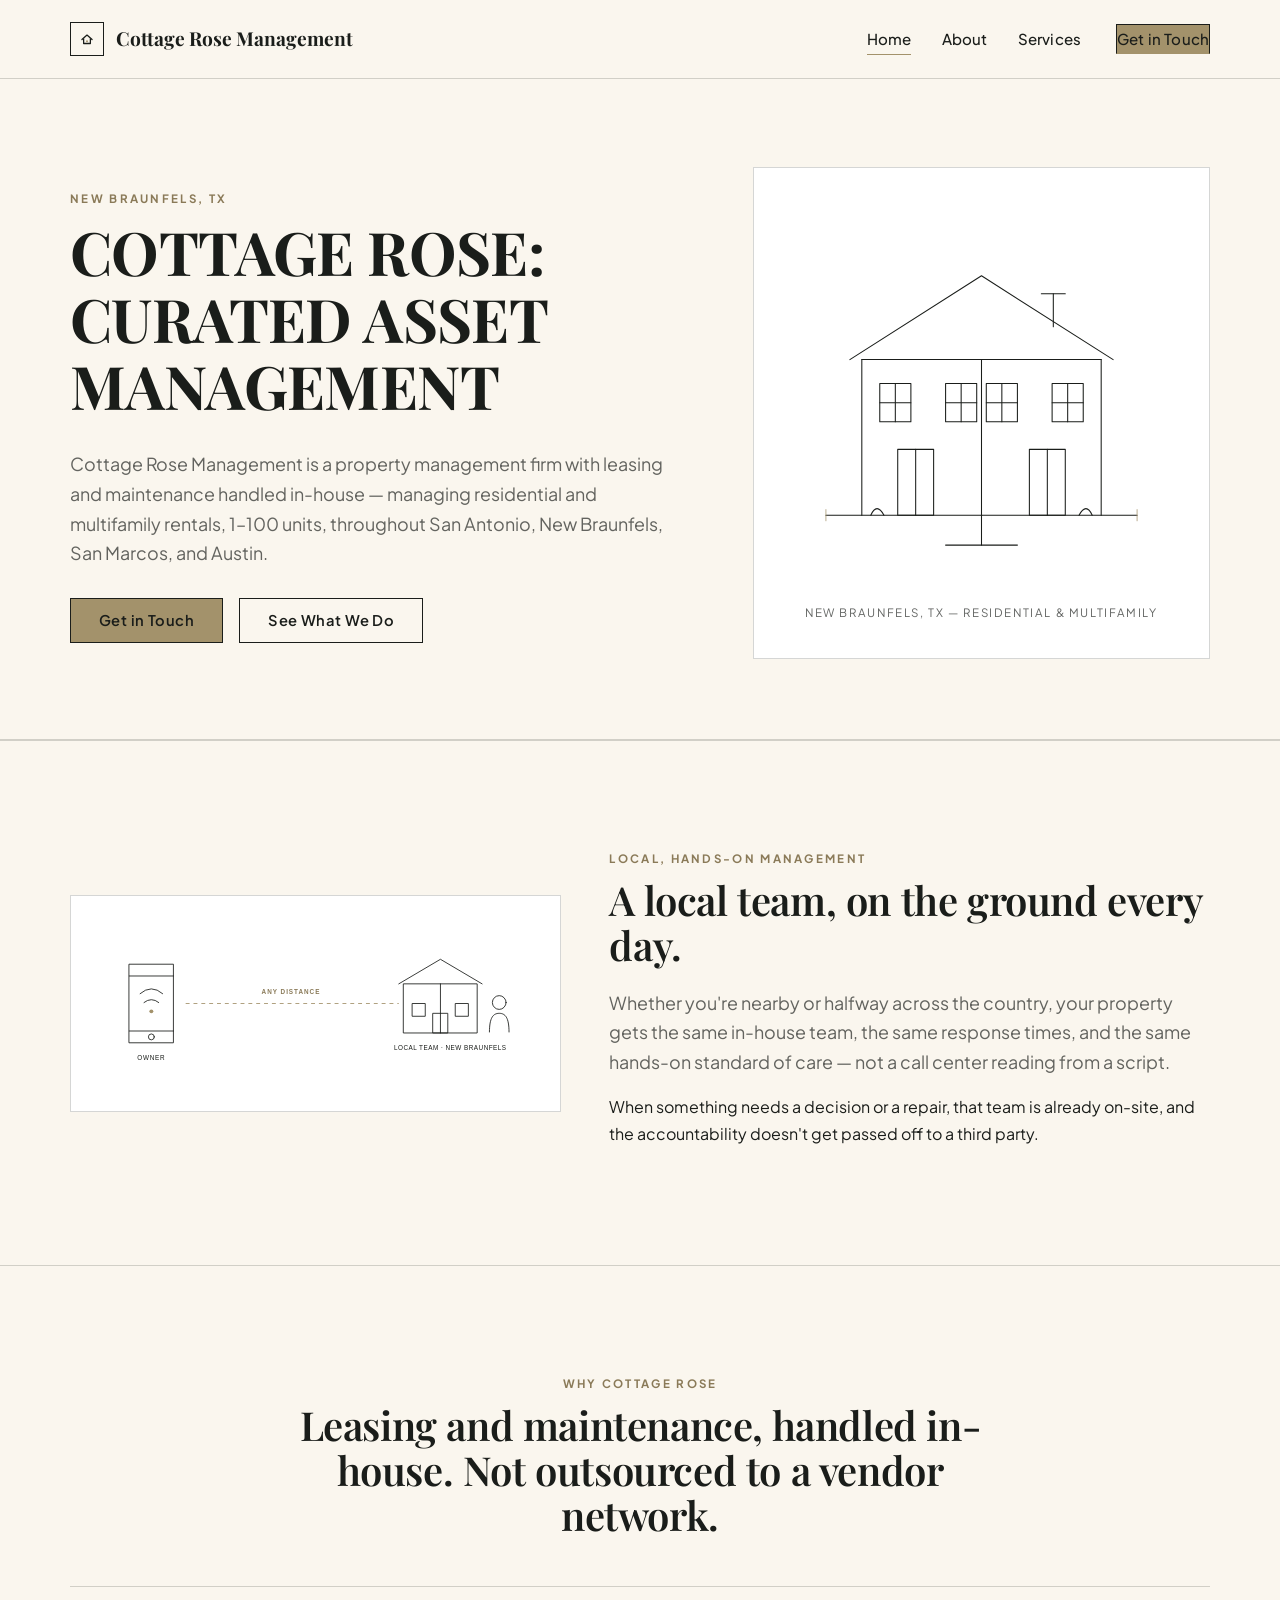
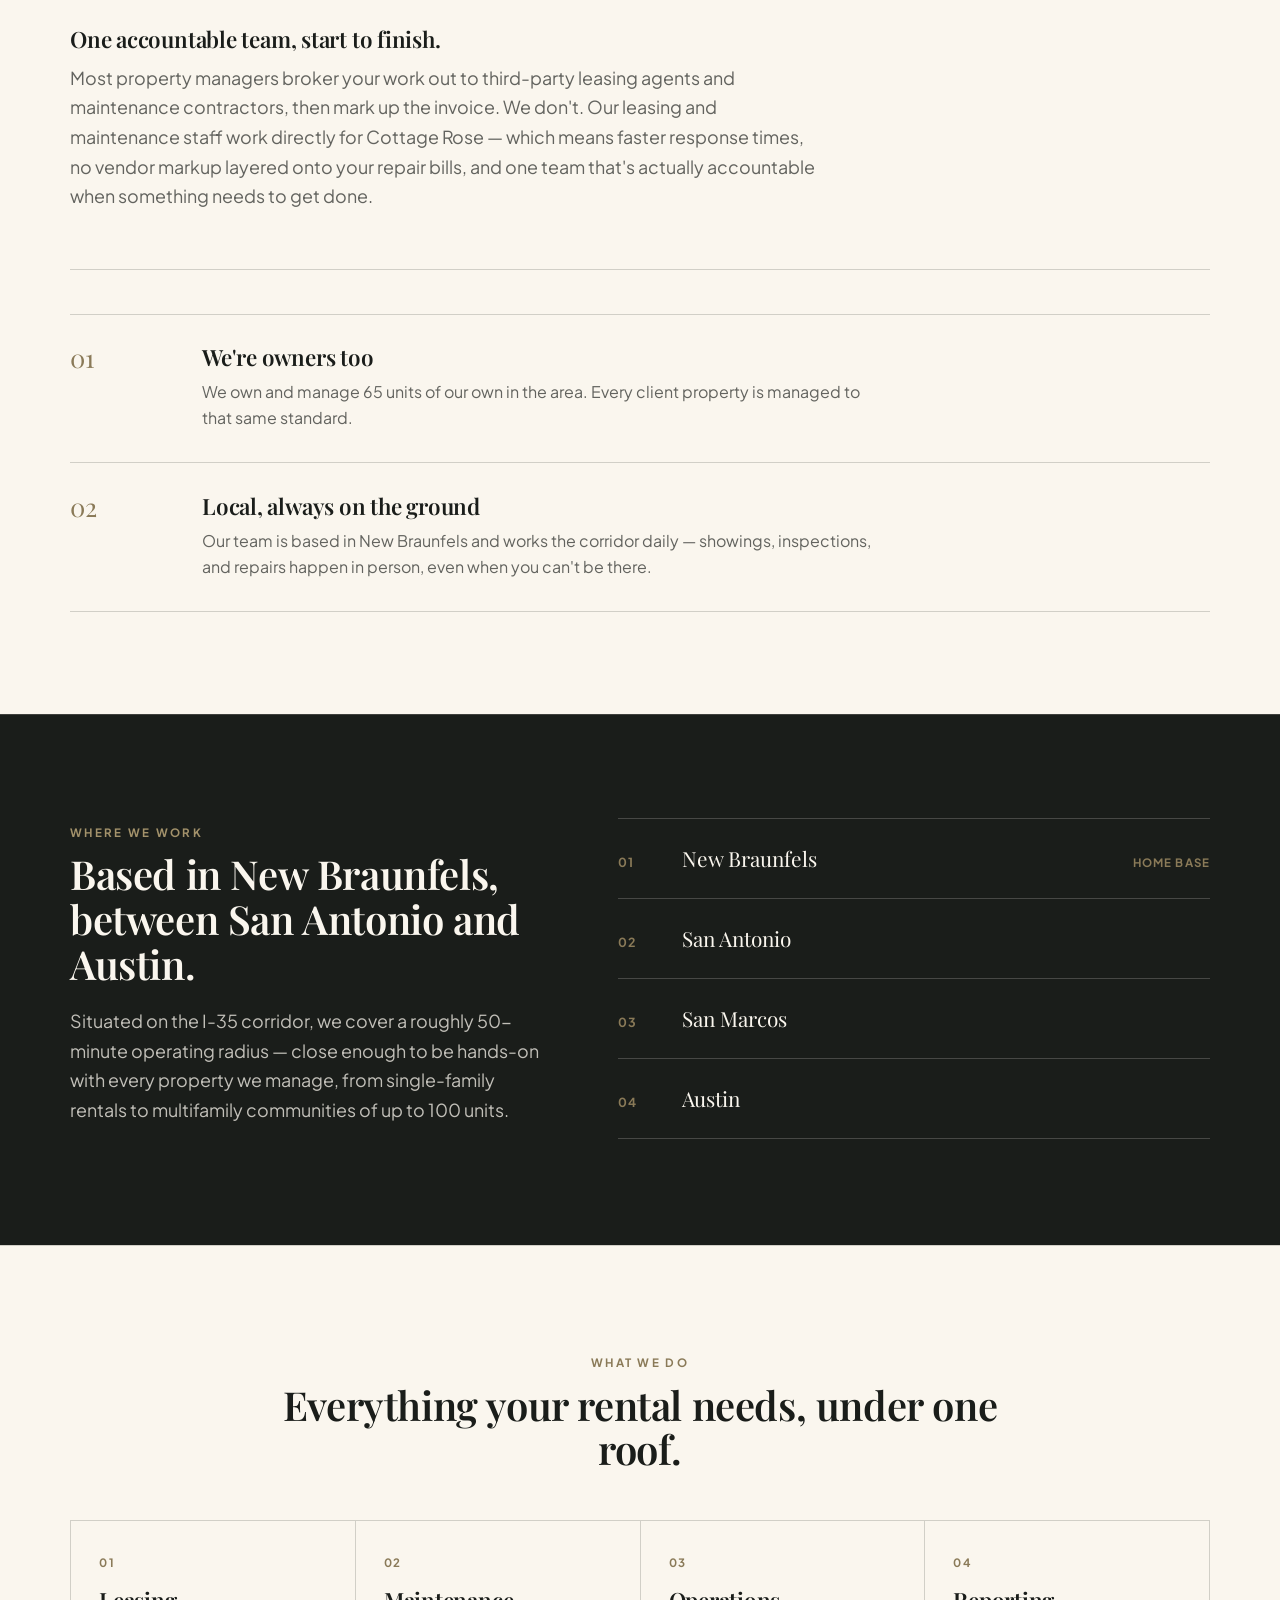
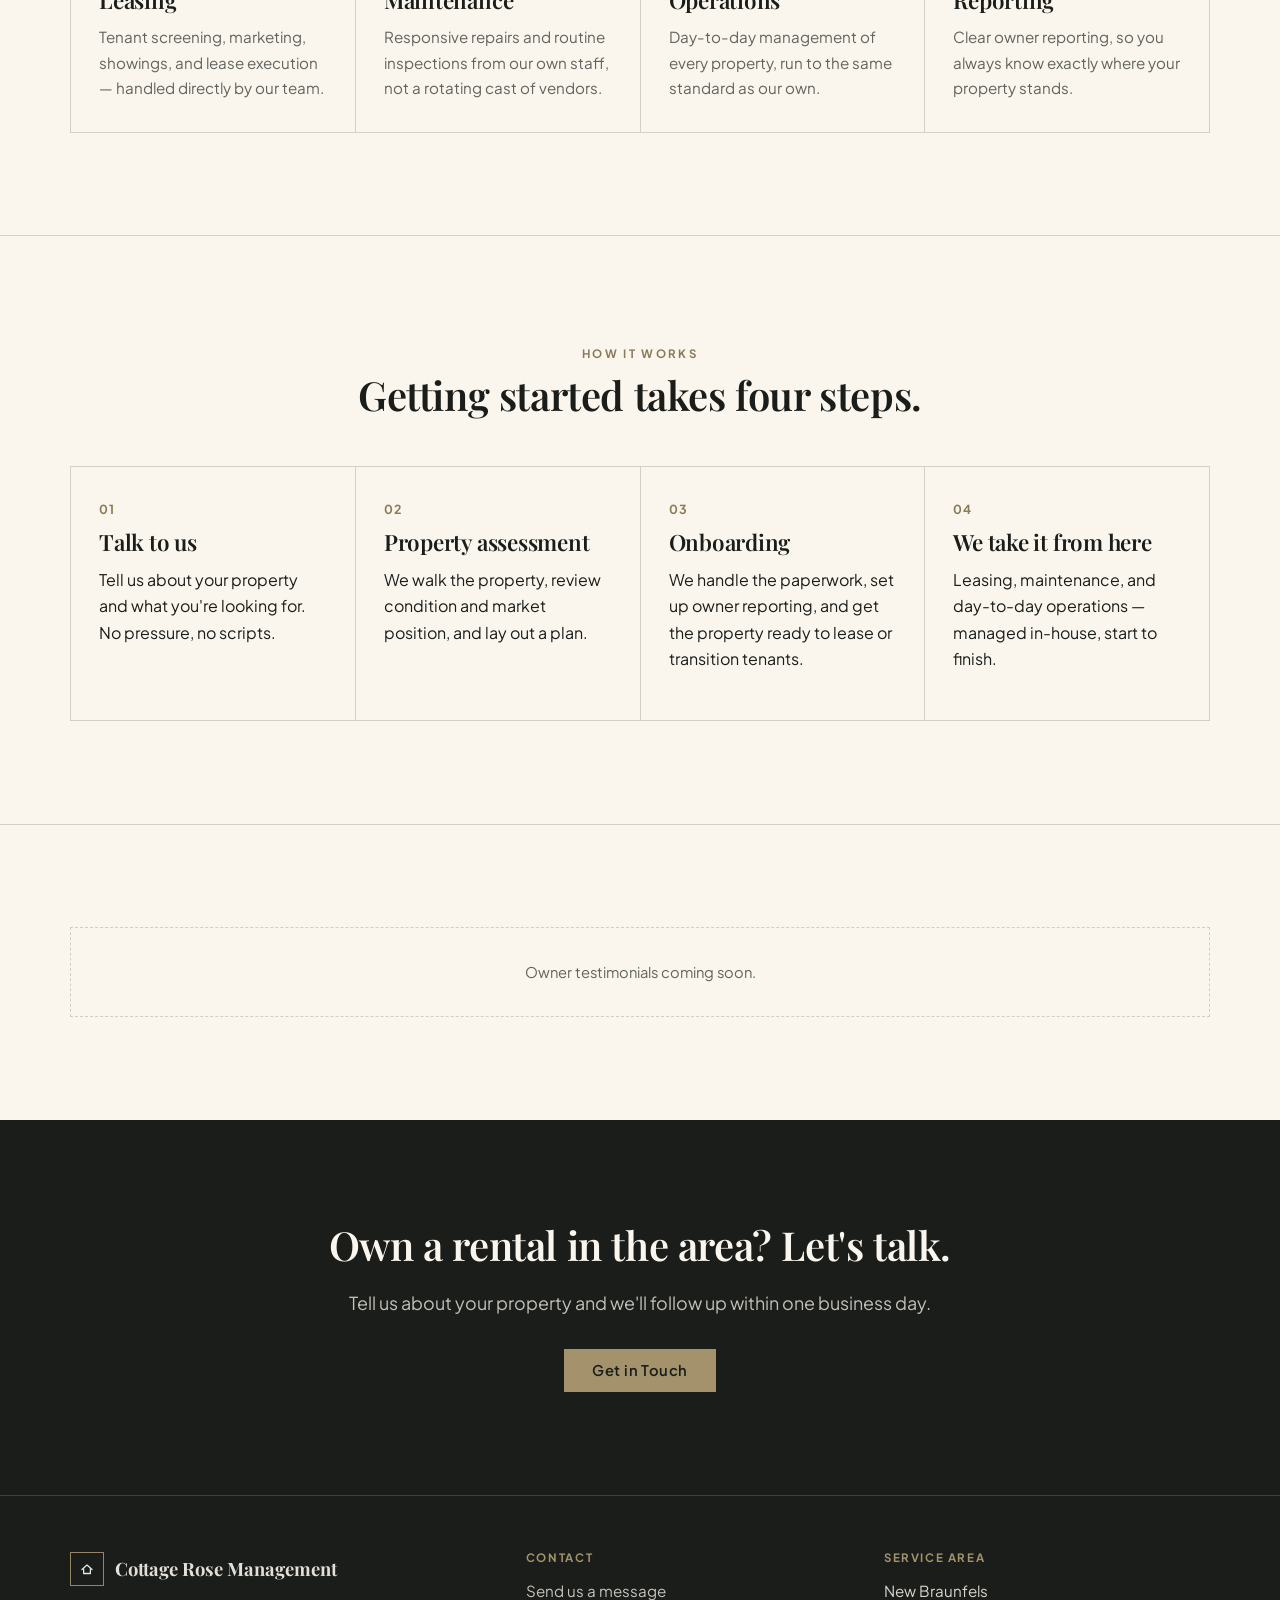
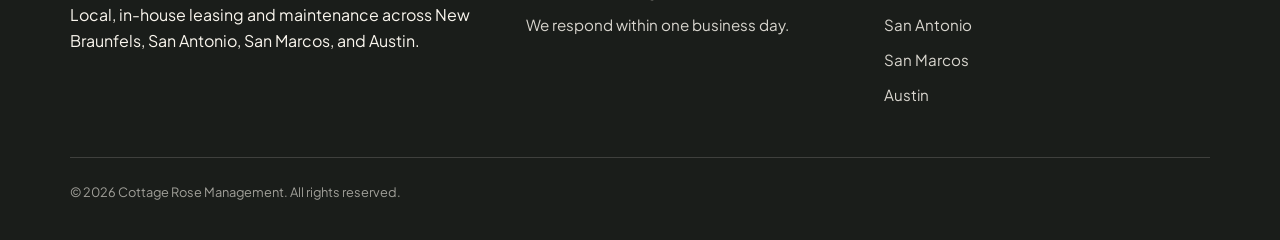
<file: index.html>
<!doctype html>
<html lang="en">
<head>
  <meta charset="UTF-8">
  <meta name="viewport" content="width=device-width, initial-scale=1.0">
  <title>Cottage Rose Management | Local Property Management in New Braunfels, TX</title>
  <meta name="description" content="Cottage Rose Management is a New Braunfels, TX property management firm. In-house leasing and maintenance for residential and multifamily rentals, 1&ndash;100 units, throughout San Antonio, New Braunfels, San Marcos, and Austin.">
  <link rel="canonical" href="https://www.cottagerosemanagement.com/"> <!-- TODO: confirm final domain -->

  <meta property="og:title" content="Cottage Rose Management | Local Property Management in New Braunfels, TX">
  <meta property="og:description" content="In-house leasing and maintenance serving owners throughout San Antonio, New Braunfels, San Marcos, and Austin.">
  <meta property="og:type" content="website">
  <meta property="og:url" content="https://www.cottagerosemanagement.com/">

  <link rel="icon" href="favicon.svg" type="image/svg+xml">

  <link rel="preconnect" href="https://fonts.googleapis.com">
  <link rel="preconnect" href="https://fonts.gstatic.com" crossorigin>
  <link href="https://fonts.googleapis.com/css2?family=Playfair+Display:wght@500;600;700;800&family=Plus+Jakarta+Sans:wght@400;500;600;700&display=swap" rel="stylesheet">

  <link rel="stylesheet" href="styles.css">
</head>
<body>
  <a class="skip-link" href="#main">Skip to content</a>

  <header class="site-header">
    <div class="container">
      <a href="index.html" class="brand">
        <span class="brand-mark" aria-hidden="true">
          <svg viewBox="0 0 64 64" fill="none" xmlns="http://www.w3.org/2000/svg">
            <path d="M14 34 L32 18 L50 34" stroke="#1A1D1A" stroke-width="4.5" stroke-linecap="round" stroke-linejoin="round"/>
            <path d="M20 30 V48 H44 V30" stroke="#1A1D1A" stroke-width="4.5" stroke-linejoin="round"/>
            <circle cx="32" cy="40" r="3.5" fill="#A3926B"/>
          </svg>
        </span>
        <span class="brand-name-full">Cottage Rose Management</span>
        <span class="brand-name-short">Cottage Rose</span>
      </a>

      <nav class="main-nav" id="main-nav" aria-label="Primary">
        <ul>
          <li><a href="index.html" aria-current="page">Home</a></li>
          <li><a href="about.html">About</a></li>
          <li><a href="services.html">Services</a></li>
        </ul>
        <a href="contact.html" class="btn btn-primary">Get in Touch</a>
      </nav>

      <button class="nav-toggle" id="nav-toggle" aria-label="Toggle menu" aria-expanded="false" aria-controls="main-nav">
        <svg viewBox="0 0 24 24" fill="none" stroke="currentColor" stroke-width="2" stroke-linecap="round"><line x1="3" y1="6" x2="21" y2="6"/><line x1="3" y1="12" x2="21" y2="12"/><line x1="3" y1="18" x2="21" y2="18"/></svg>
      </button>
    </div>
  </header>

  <main id="main">

    <!-- ================= HERO ================= -->
    <section class="hero">
      <div class="container">
        <div class="hero-copy">
          <span class="eyebrow">New Braunfels, TX</span>
          <h1 class="hero-headline">Cottage Rose: Curated Asset Management</h1>
          <p class="lede">Cottage Rose Management is a property management firm with leasing and maintenance handled in-house &mdash; managing residential and multifamily rentals, 1&ndash;100 units, throughout San Antonio, New Braunfels, San Marcos, and Austin.</p>
          <div class="hero-actions">
            <a href="contact.html" class="btn btn-primary">Get in Touch</a>
            <a href="services.html" class="btn btn-ghost">See What We Do</a>
          </div>
        </div>
        <div class="hero-visual reveal">
          <div class="sketch-frame">
            <img src="assets/hero-sketch.svg" alt="Line-art architectural elevation sketch of a small duplex-style residential property.">
            <span class="sketch-caption">New Braunfels, TX &mdash; Residential &amp; Multifamily</span>
          </div>
        </div>
      </div>
    </section>

    <!-- ================= LOCAL, HANDS-ON MANAGEMENT ================= -->
    <section class="audience-section section-white">
      <div class="container">
        <div class="audience-visual reveal">
          <img src="assets/trust-distance.svg" alt="Illustration of an owner's phone connecting across distance to a local Cottage Rose team member standing beside a duplex property in New Braunfels.">
        </div>
        <div class="reveal">
          <span class="eyebrow">Local, Hands-On Management</span>
          <h2>A local team, on the ground every day.</h2>
          <p class="lede">Whether you're nearby or halfway across the country, your property gets the same in-house team, the same response times, and the same hands-on standard of care &mdash; not a call center reading from a script.</p>
          <p>When something needs a decision or a repair, that team is already on-site, and the accountability doesn't get passed off to a third party.</p>
        </div>
      </div>
    </section>

    <!-- ================= WHY COTTAGE ROSE ================= -->
    <section class="why-section">
      <div class="container">
        <div class="section-head reveal">
          <span class="eyebrow">Why Cottage Rose</span>
          <h2>Leasing and maintenance, handled in-house. Not outsourced to a vendor network.</h2>
        </div>

        <div class="differentiator reveal">
          <h3>One accountable team, start to finish.</h3>
          <p class="lede">Most property managers broker your work out to third-party leasing agents and maintenance contractors, then mark up the invoice. We don't. Our leasing and maintenance staff work directly for Cottage Rose &mdash; which means faster response times, no vendor markup layered onto your repair bills, and one team that's actually accountable when something needs to get done.</p>
        </div>

        <div class="reason-list reveal">
          <div class="reason-row">
            <span class="reason-number">01</span>
            <div>
              <h3>We're owners too</h3>
              <p>We own and manage 65 units of our own in the area. Every client property is managed to that same standard.</p>
            </div>
          </div>
          <div class="reason-row">
            <span class="reason-number">02</span>
            <div>
              <h3>Local, always on the ground</h3>
              <p>Our team is based in New Braunfels and works the corridor daily &mdash; showings, inspections, and repairs happen in person, even when you can't be there.</p>
            </div>
          </div>
        </div>
      </div>
    </section>

    <!-- ================= WHERE WE WORK ================= -->
    <section class="section-dark">
      <div class="container">
        <div class="corridor-grid">
          <div class="reveal">
            <span class="eyebrow">Where We Work</span>
            <h2>Based in New Braunfels, between San Antonio and Austin.</h2>
            <p class="lede">Situated on the I-35 corridor, we cover a roughly 50-minute operating radius &mdash; close enough to be hands-on with every property we manage, from single-family rentals to multifamily communities of up to 100 units.</p>
          </div>
          <div class="corridor-cities reveal">
            <div class="corridor-city">
              <span class="city-index">01</span>
              <span class="city-name">New Braunfels</span>
              <span class="city-tag">Home Base</span>
            </div>
            <div class="corridor-city">
              <span class="city-index">02</span>
              <span class="city-name">San Antonio</span>
              <span class="city-tag"></span>
            </div>
            <div class="corridor-city">
              <span class="city-index">03</span>
              <span class="city-name">San Marcos</span>
              <span class="city-tag"></span>
            </div>
            <div class="corridor-city">
              <span class="city-index">04</span>
              <span class="city-name">Austin</span>
              <span class="city-tag"></span>
            </div>
          </div>
        </div>
      </div>
    </section>

    <!-- ================= WHAT WE DO ================= -->
    <section class="section-white">
      <div class="container">
        <div class="section-head reveal">
          <span class="eyebrow">What We Do</span>
          <h2>Everything your rental needs, under one roof.</h2>
        </div>
        <div class="wwd-grid reveal">
          <div class="wwd-item">
            <span class="wwd-index">01</span>
            <h3>Leasing</h3>
            <p>Tenant screening, marketing, showings, and lease execution &mdash; handled directly by our team.</p>
          </div>
          <div class="wwd-item">
            <span class="wwd-index">02</span>
            <h3>Maintenance</h3>
            <p>Responsive repairs and routine inspections from our own staff, not a rotating cast of vendors.</p>
          </div>
          <div class="wwd-item">
            <span class="wwd-index">03</span>
            <h3>Operations</h3>
            <p>Day-to-day management of every property, run to the same standard as our own.</p>
          </div>
          <div class="wwd-item">
            <span class="wwd-index">04</span>
            <h3>Reporting</h3>
            <p>Clear owner reporting, so you always know exactly where your property stands.</p>
          </div>
        </div>
      </div>
    </section>

    <!-- ================= HOW IT WORKS ================= -->
    <section>
      <div class="container">
        <div class="section-head reveal">
          <span class="eyebrow">How It Works</span>
          <h2>Getting started takes four steps.</h2>
        </div>
        <div class="steps">
          <div class="step reveal">
            <span class="step-index">01</span>
            <h3>Talk to us</h3>
            <p>Tell us about your property and what you're looking for. No pressure, no scripts.</p>
          </div>
          <div class="step reveal">
            <span class="step-index">02</span>
            <h3>Property assessment</h3>
            <p>We walk the property, review condition and market position, and lay out a plan.</p>
          </div>
          <div class="step reveal">
            <span class="step-index">03</span>
            <h3>Onboarding</h3>
            <p>We handle the paperwork, set up owner reporting, and get the property ready to lease or transition tenants.</p>
          </div>
          <div class="step reveal">
            <span class="step-index">04</span>
            <h3>We take it from here</h3>
            <p>Leasing, maintenance, and day-to-day operations &mdash; managed in-house, start to finish.</p>
          </div>
        </div>
      </div>
    </section>

    <!-- TODO: add owner testimonials once available. Uncomment and populate when cleared for public use. -->
    <!--
    <section class="section-white">
      <div class="container">
        <div class="section-head reveal">
          <span class="eyebrow">What Owners Say</span>
          <h2>Hear from owners we work with</h2>
        </div>
        <div class="grid grid-3">
          <div class="card reveal">
            <p>"Quote goes here."</p>
            <p class="hint">&mdash; Owner name, City</p>
          </div>
        </div>
      </div>
    </section>
    -->
    <section class="section-white">
      <div class="container">
        <div class="testimonials-placeholder reveal">
          Owner testimonials coming soon.
        </div>
      </div>
    </section>

    <!-- ================= CLOSING CTA ================= -->
    <section class="cta-band">
      <div class="container">
        <div class="reveal">
          <h2>Own a rental in the area? Let's talk.</h2>
          <p class="lede">Tell us about your property and we'll follow up within one business day.</p>
          <div class="hero-actions">
            <a href="contact.html" class="btn btn-primary">Get in Touch</a>
          </div>
        </div>
      </div>
    </section>

  </main>

  <footer class="site-footer">
    <div class="container">
      <div class="footer-grid">
        <div>
          <a href="index.html" class="footer-brand">
            <span class="brand-mark" aria-hidden="true">
              <svg viewBox="0 0 64 64" fill="none" xmlns="http://www.w3.org/2000/svg">
                <path d="M14 34 L32 18 L50 34" stroke="#FDFCF9" stroke-width="4.5" stroke-linecap="round" stroke-linejoin="round"/>
                <path d="M20 30 V48 H44 V30" stroke="#FDFCF9" stroke-width="4.5" stroke-linejoin="round"/>
              </svg>
            </span>
            Cottage Rose Management
          </a>
          <p>Local, in-house leasing and maintenance across New Braunfels, San Antonio, San Marcos, and Austin.</p>
        </div>
        <div>
          <h4>Contact</h4>
          <ul>
            <li><a href="contact.html">Send us a message</a></li>
            <li>We respond within one business day.</li>
          </ul>
        </div>
        <div>
          <h4>Service Area</h4>
          <ul>
            <li>New Braunfels</li>
            <li>San Antonio</li>
            <li>San Marcos</li>
            <li>Austin</li>
          </ul>
        </div>
      </div>
      <div class="footer-bottom">
        <p>&copy; 2026 Cottage Rose Management. All rights reserved.</p>
      </div>
    </div>
  </footer>

  <script src="main.js"></script>
</body>
</html>
</file>
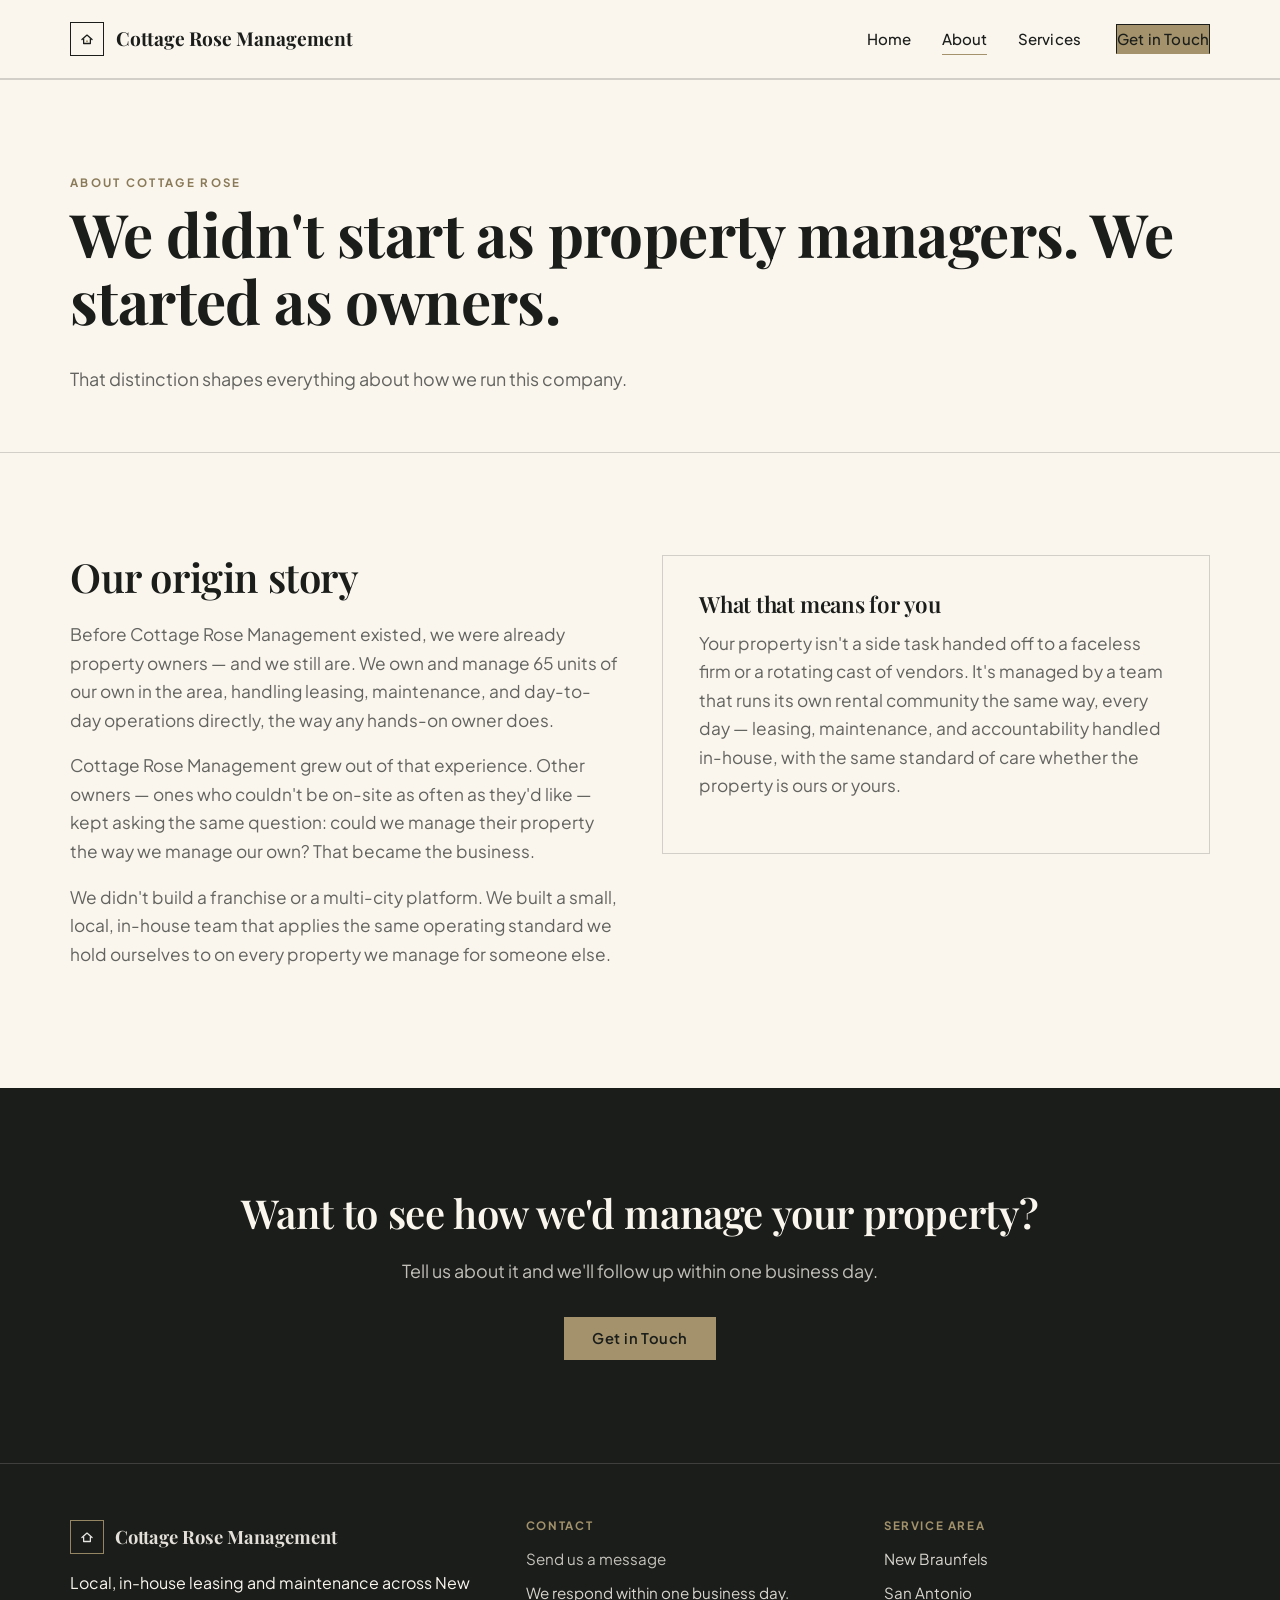
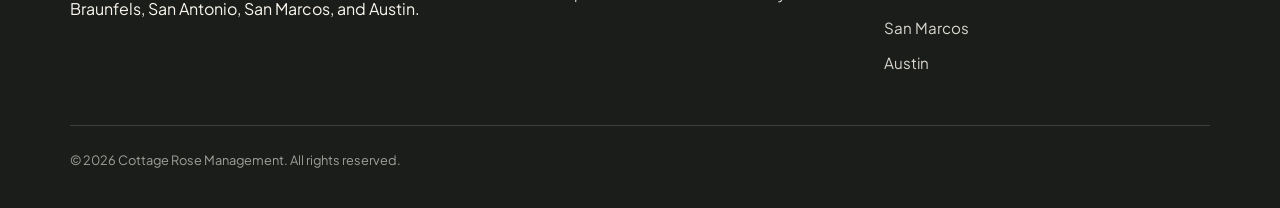
<file: about.html>
<!doctype html>
<html lang="en">
<head>
  <meta charset="UTF-8">
  <meta name="viewport" content="width=device-width, initial-scale=1.0">
  <title>About Cottage Rose Management | Owner-Operators in New Braunfels, TX</title>
  <meta name="description" content="Cottage Rose Management started as property owners, not property managers. We own and manage 65 units of our own in the area, and manage every client property to that same standard.">
  <link rel="canonical" href="https://www.cottagerosemanagement.com/about.html"> <!-- TODO: confirm final domain -->
  <link rel="icon" href="favicon.svg" type="image/svg+xml">

  <link rel="preconnect" href="https://fonts.googleapis.com">
  <link rel="preconnect" href="https://fonts.gstatic.com" crossorigin>
  <link href="https://fonts.googleapis.com/css2?family=Playfair+Display:wght@500;600;700;800&family=Plus+Jakarta+Sans:wght@400;500;600;700&display=swap" rel="stylesheet">

  <link rel="stylesheet" href="styles.css">
</head>
<body>
  <a class="skip-link" href="#main">Skip to content</a>

  <header class="site-header">
    <div class="container">
      <a href="index.html" class="brand">
        <span class="brand-mark" aria-hidden="true">
          <svg viewBox="0 0 64 64" fill="none" xmlns="http://www.w3.org/2000/svg">
            <path d="M14 34 L32 18 L50 34" stroke="#1A1D1A" stroke-width="4.5" stroke-linecap="round" stroke-linejoin="round"/>
            <path d="M20 30 V48 H44 V30" stroke="#1A1D1A" stroke-width="4.5" stroke-linejoin="round"/>
            <circle cx="32" cy="40" r="3.5" fill="#A3926B"/>
          </svg>
        </span>
        <span class="brand-name-full">Cottage Rose Management</span>
        <span class="brand-name-short">Cottage Rose</span>
      </a>

      <nav class="main-nav" id="main-nav" aria-label="Primary">
        <ul>
          <li><a href="index.html">Home</a></li>
          <li><a href="about.html" aria-current="page">About</a></li>
          <li><a href="services.html">Services</a></li>
        </ul>
        <a href="contact.html" class="btn btn-primary">Get in Touch</a>
      </nav>

      <button class="nav-toggle" id="nav-toggle" aria-label="Toggle menu" aria-expanded="false" aria-controls="main-nav">
        <svg viewBox="0 0 24 24" fill="none" stroke="currentColor" stroke-width="2" stroke-linecap="round"><line x1="3" y1="6" x2="21" y2="6"/><line x1="3" y1="12" x2="21" y2="12"/><line x1="3" y1="18" x2="21" y2="18"/></svg>
      </button>
    </div>
  </header>

  <main id="main">

    <section class="page-hero">
      <div class="container">
        <span class="eyebrow">About Cottage Rose</span>
        <h1>We didn't start as property managers. We started as owners.</h1>
        <p class="lede">That distinction shapes everything about how we run this company.</p>
      </div>
    </section>

    <section class="section-white origin-story">
      <div class="container two-col">
        <div class="reveal">
          <h2>Our origin story</h2>
          <p>Before Cottage Rose Management existed, we were already property owners &mdash; and we still are. We own and manage 65 units of our own in the area, handling leasing, maintenance, and day-to-day operations directly, the way any hands-on owner does.</p>
          <p>Cottage Rose Management grew out of that experience. Other owners &mdash; ones who couldn't be on-site as often as they'd like &mdash; kept asking the same question: could we manage their property the way we manage our own? That became the business.</p>
          <p>We didn't build a franchise or a multi-city platform. We built a small, local, in-house team that applies the same operating standard we hold ourselves to on every property we manage for someone else.</p>
        </div>
        <div class="reveal">
          <div class="callout">
            <h3>What that means for you</h3>
            <p>Your property isn't a side task handed off to a faceless firm or a rotating cast of vendors. It's managed by a team that runs its own rental community the same way, every day &mdash; leasing, maintenance, and accountability handled in-house, with the same standard of care whether the property is ours or yours.</p>
          </div>
        </div>
      </div>
    </section>

    <section class="cta-band">
      <div class="container">
        <div class="reveal">
          <h2>Want to see how we'd manage your property?</h2>
          <p class="lede">Tell us about it and we'll follow up within one business day.</p>
          <div class="hero-actions">
            <a href="contact.html" class="btn btn-primary">Get in Touch</a>
          </div>
        </div>
      </div>
    </section>

  </main>

  <footer class="site-footer">
    <div class="container">
      <div class="footer-grid">
        <div>
          <a href="index.html" class="footer-brand">
            <span class="brand-mark" aria-hidden="true">
              <svg viewBox="0 0 64 64" fill="none" xmlns="http://www.w3.org/2000/svg">
                <path d="M14 34 L32 18 L50 34" stroke="#FDFCF9" stroke-width="4.5" stroke-linecap="round" stroke-linejoin="round"/>
                <path d="M20 30 V48 H44 V30" stroke="#FDFCF9" stroke-width="4.5" stroke-linejoin="round"/>
              </svg>
            </span>
            Cottage Rose Management
          </a>
          <p>Local, in-house leasing and maintenance across New Braunfels, San Antonio, San Marcos, and Austin.</p>
        </div>
        <div>
          <h4>Contact</h4>
          <ul>
            <li><a href="contact.html">Send us a message</a></li>
            <li>We respond within one business day.</li>
          </ul>
        </div>
        <div>
          <h4>Service Area</h4>
          <ul>
            <li>New Braunfels</li>
            <li>San Antonio</li>
            <li>San Marcos</li>
            <li>Austin</li>
          </ul>
        </div>
      </div>
      <div class="footer-bottom">
        <p>&copy; 2026 Cottage Rose Management. All rights reserved.</p>
      </div>
    </div>
  </footer>

  <script src="main.js"></script>
</body>
</html>
</file>
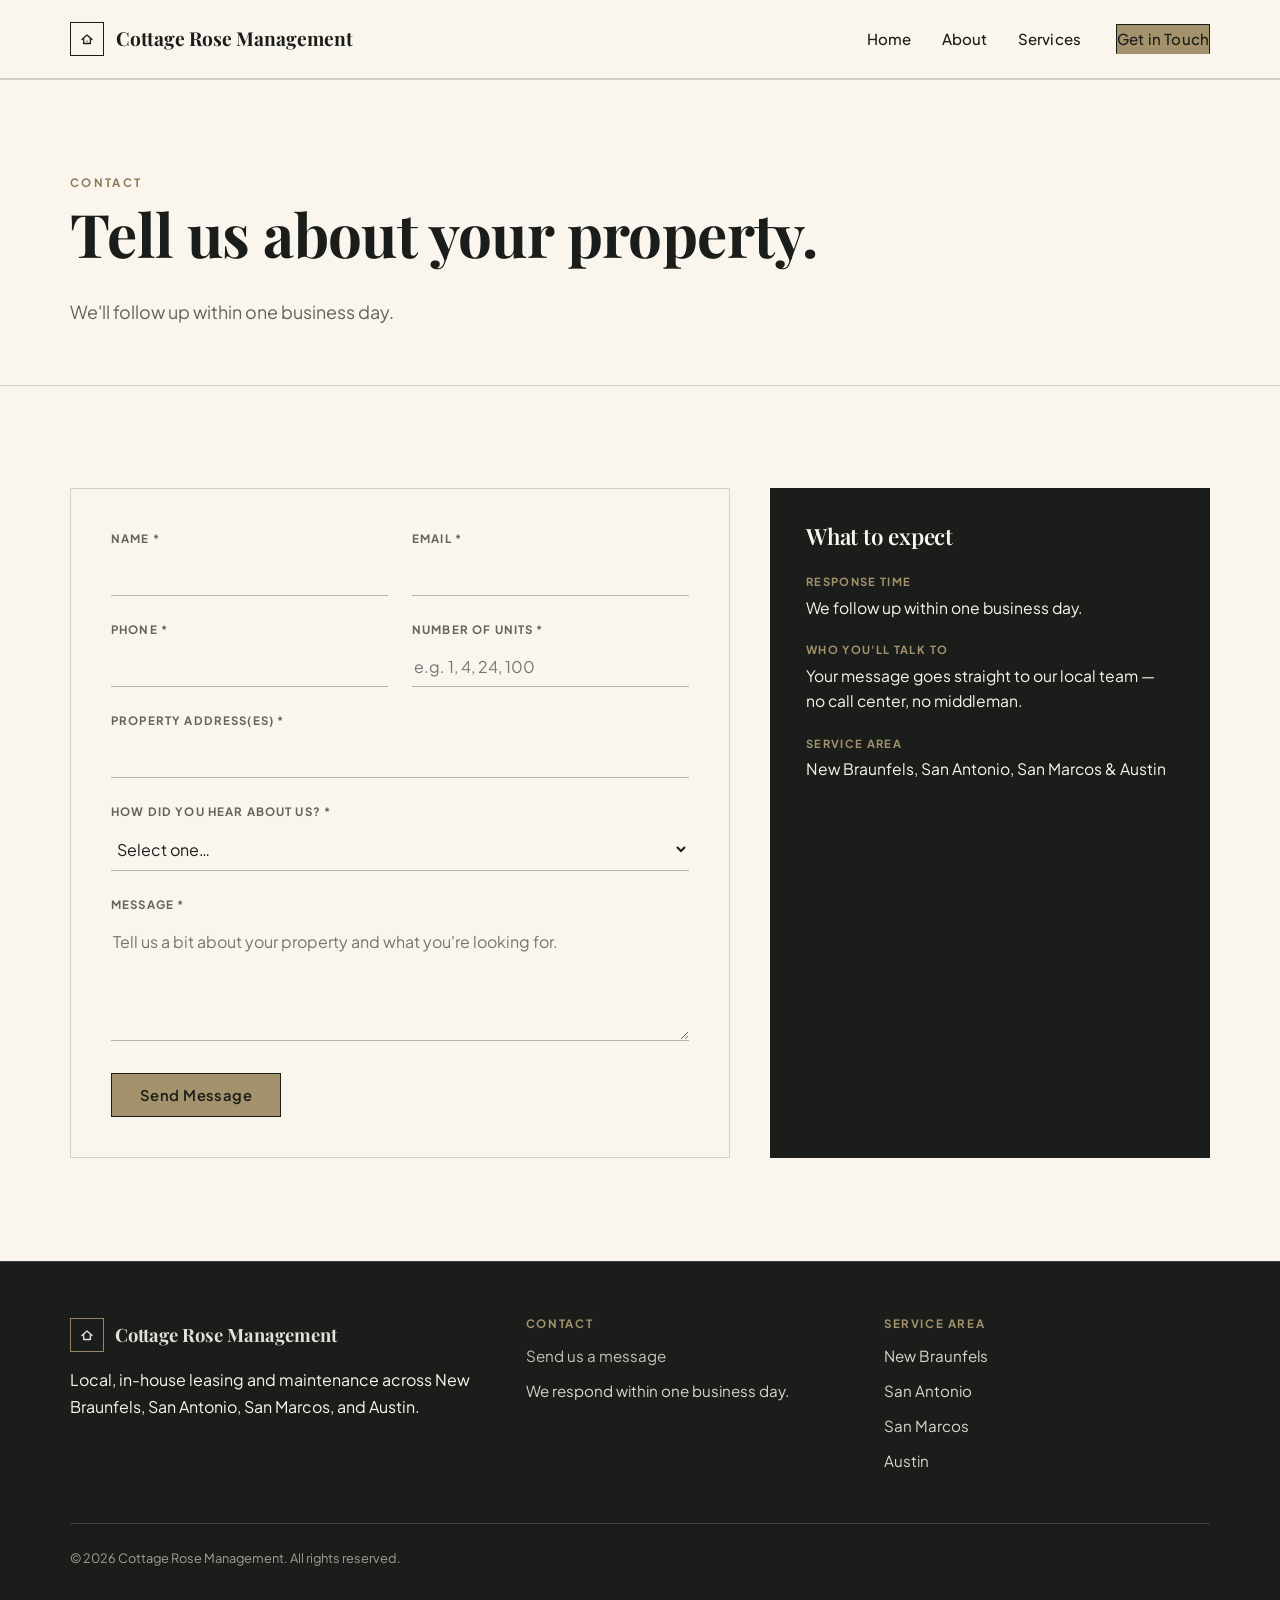
<file: contact.html>
<!doctype html>
<html lang="en">
<head>
  <meta charset="UTF-8">
  <meta name="viewport" content="width=device-width, initial-scale=1.0">
  <title>Contact Cottage Rose Management | New Braunfels, TX</title>
  <meta name="description" content="Tell us about your property. Cottage Rose Management follows up within one business day on rentals across New Braunfels, San Antonio, San Marcos, and Austin.">
  <link rel="canonical" href="https://www.cottagerosemanagement.com/contact.html"> <!-- TODO: confirm final domain -->
  <link rel="icon" href="favicon.svg" type="image/svg+xml">

  <link rel="preconnect" href="https://fonts.googleapis.com">
  <link rel="preconnect" href="https://fonts.gstatic.com" crossorigin>
  <link href="https://fonts.googleapis.com/css2?family=Playfair+Display:wght@500;600;700;800&family=Plus+Jakarta+Sans:wght@400;500;600;700&display=swap" rel="stylesheet">

  <link rel="stylesheet" href="styles.css">
</head>
<body>
  <a class="skip-link" href="#main">Skip to content</a>

  <header class="site-header">
    <div class="container">
      <a href="index.html" class="brand">
        <span class="brand-mark" aria-hidden="true">
          <svg viewBox="0 0 64 64" fill="none" xmlns="http://www.w3.org/2000/svg">
            <path d="M14 34 L32 18 L50 34" stroke="#1A1D1A" stroke-width="4.5" stroke-linecap="round" stroke-linejoin="round"/>
            <path d="M20 30 V48 H44 V30" stroke="#1A1D1A" stroke-width="4.5" stroke-linejoin="round"/>
            <circle cx="32" cy="40" r="3.5" fill="#A3926B"/>
          </svg>
        </span>
        <span class="brand-name-full">Cottage Rose Management</span>
        <span class="brand-name-short">Cottage Rose</span>
      </a>

      <nav class="main-nav" id="main-nav" aria-label="Primary">
        <ul>
          <li><a href="index.html">Home</a></li>
          <li><a href="about.html">About</a></li>
          <li><a href="services.html">Services</a></li>
        </ul>
        <a href="contact.html" class="btn btn-primary">Get in Touch</a>
      </nav>

      <button class="nav-toggle" id="nav-toggle" aria-label="Toggle menu" aria-expanded="false" aria-controls="main-nav">
        <svg viewBox="0 0 24 24" fill="none" stroke="currentColor" stroke-width="2" stroke-linecap="round"><line x1="3" y1="6" x2="21" y2="6"/><line x1="3" y1="12" x2="21" y2="12"/><line x1="3" y1="18" x2="21" y2="18"/></svg>
      </button>
    </div>
  </header>

  <main id="main">

    <section class="page-hero">
      <div class="container">
        <span class="eyebrow">Contact</span>
        <h1>Tell us about your property.</h1>
        <p class="lede">We'll follow up within one business day.</p>
      </div>
    </section>

    <section class="section-white">
      <div class="container">
        <div class="contact-layout">

          <div class="contact-form reveal">
            <form id="contact-form" action="https://formspree.io/f/xaewpzgv" method="POST">
              <input type="hidden" name="_subject" value="New inquiry from Cottage Rose Management site">
              <div class="hp-field" aria-hidden="true">
                <label for="_gotcha">Leave this field empty</label>
                <input type="text" id="_gotcha" name="_gotcha" tabindex="-1" autocomplete="off">
              </div>

              <div class="form-row-group cols-2">
                <div class="form-row">
                  <label for="name">Name <span aria-hidden="true">*</span></label>
                  <input type="text" id="name" name="name" required autocomplete="name">
                </div>
                <div class="form-row">
                  <label for="email">Email <span aria-hidden="true">*</span></label>
                  <input type="email" id="email" name="email" required autocomplete="email">
                </div>
              </div>

              <div class="form-row-group cols-2">
                <div class="form-row">
                  <label for="phone">Phone <span aria-hidden="true">*</span></label>
                  <input type="tel" id="phone" name="phone" required autocomplete="tel">
                </div>
                <div class="form-row">
                  <label for="units">Number of Units <span aria-hidden="true">*</span></label>
                  <input type="text" id="units" name="units" required placeholder="e.g. 1, 4, 24, 100">
                </div>
              </div>

              <div class="form-row">
                <label for="address">Property Address(es) <span aria-hidden="true">*</span></label>
                <input type="text" id="address" name="address" required autocomplete="street-address">
              </div>

              <div class="form-row">
                <label for="source">How did you hear about us? <span aria-hidden="true">*</span></label>
                <select id="source" name="source" required>
                  <option value="" disabled selected>Select one&hellip;</option>
                  <option value="Referral">Referral</option>
                  <option value="Search">Search</option>
                  <option value="Social">Social</option>
                  <option value="Other">Other</option>
                </select>
              </div>

              <div class="form-row">
                <label for="message">Message <span aria-hidden="true">*</span></label>
                <textarea id="message" name="message" required placeholder="Tell us a bit about your property and what you're looking for."></textarea>
              </div>

              <button type="submit" class="btn btn-primary">Send Message</button>

              <div id="form-status" class="form-status" role="status" aria-live="polite"></div>
            </form>

            <div id="form-success" class="form-success-panel" hidden>
              <h3>Thank you!</h3>
              <p>We've received your request and will reach out shortly.</p>
            </div>
          </div>

          <aside class="contact-info-card reveal">
            <h3>What to expect</h3>
            <ul class="contact-list">
              <li>
                <span class="label">Response Time</span>
                We follow up within one business day.
              </li>
              <li>
                <span class="label">Who You'll Talk To</span>
                Your message goes straight to our local team &mdash; no call center, no middleman.
              </li>
              <li>
                <span class="label">Service Area</span>
                New Braunfels, San Antonio, San Marcos &amp; Austin
              </li>
            </ul>
          </aside>

        </div>
      </div>
    </section>

  </main>

  <footer class="site-footer">
    <div class="container">
      <div class="footer-grid">
        <div>
          <a href="index.html" class="footer-brand">
            <span class="brand-mark" aria-hidden="true">
              <svg viewBox="0 0 64 64" fill="none" xmlns="http://www.w3.org/2000/svg">
                <path d="M14 34 L32 18 L50 34" stroke="#FDFCF9" stroke-width="4.5" stroke-linecap="round" stroke-linejoin="round"/>
                <path d="M20 30 V48 H44 V30" stroke="#FDFCF9" stroke-width="4.5" stroke-linejoin="round"/>
              </svg>
            </span>
            Cottage Rose Management
          </a>
          <p>Local, in-house leasing and maintenance across New Braunfels, San Antonio, San Marcos, and Austin.</p>
        </div>
        <div>
          <h4>Contact</h4>
          <ul>
            <li><a href="contact.html">Send us a message</a></li>
            <li>We respond within one business day.</li>
          </ul>
        </div>
        <div>
          <h4>Service Area</h4>
          <ul>
            <li>New Braunfels</li>
            <li>San Antonio</li>
            <li>San Marcos</li>
            <li>Austin</li>
          </ul>
        </div>
      </div>
      <div class="footer-bottom">
        <p>&copy; 2026 Cottage Rose Management. All rights reserved.</p>
      </div>
    </div>
  </footer>

  <!-- TODO: add owner testimonials once available -->

  <script src="main.js"></script>
</body>
</html>
</file>
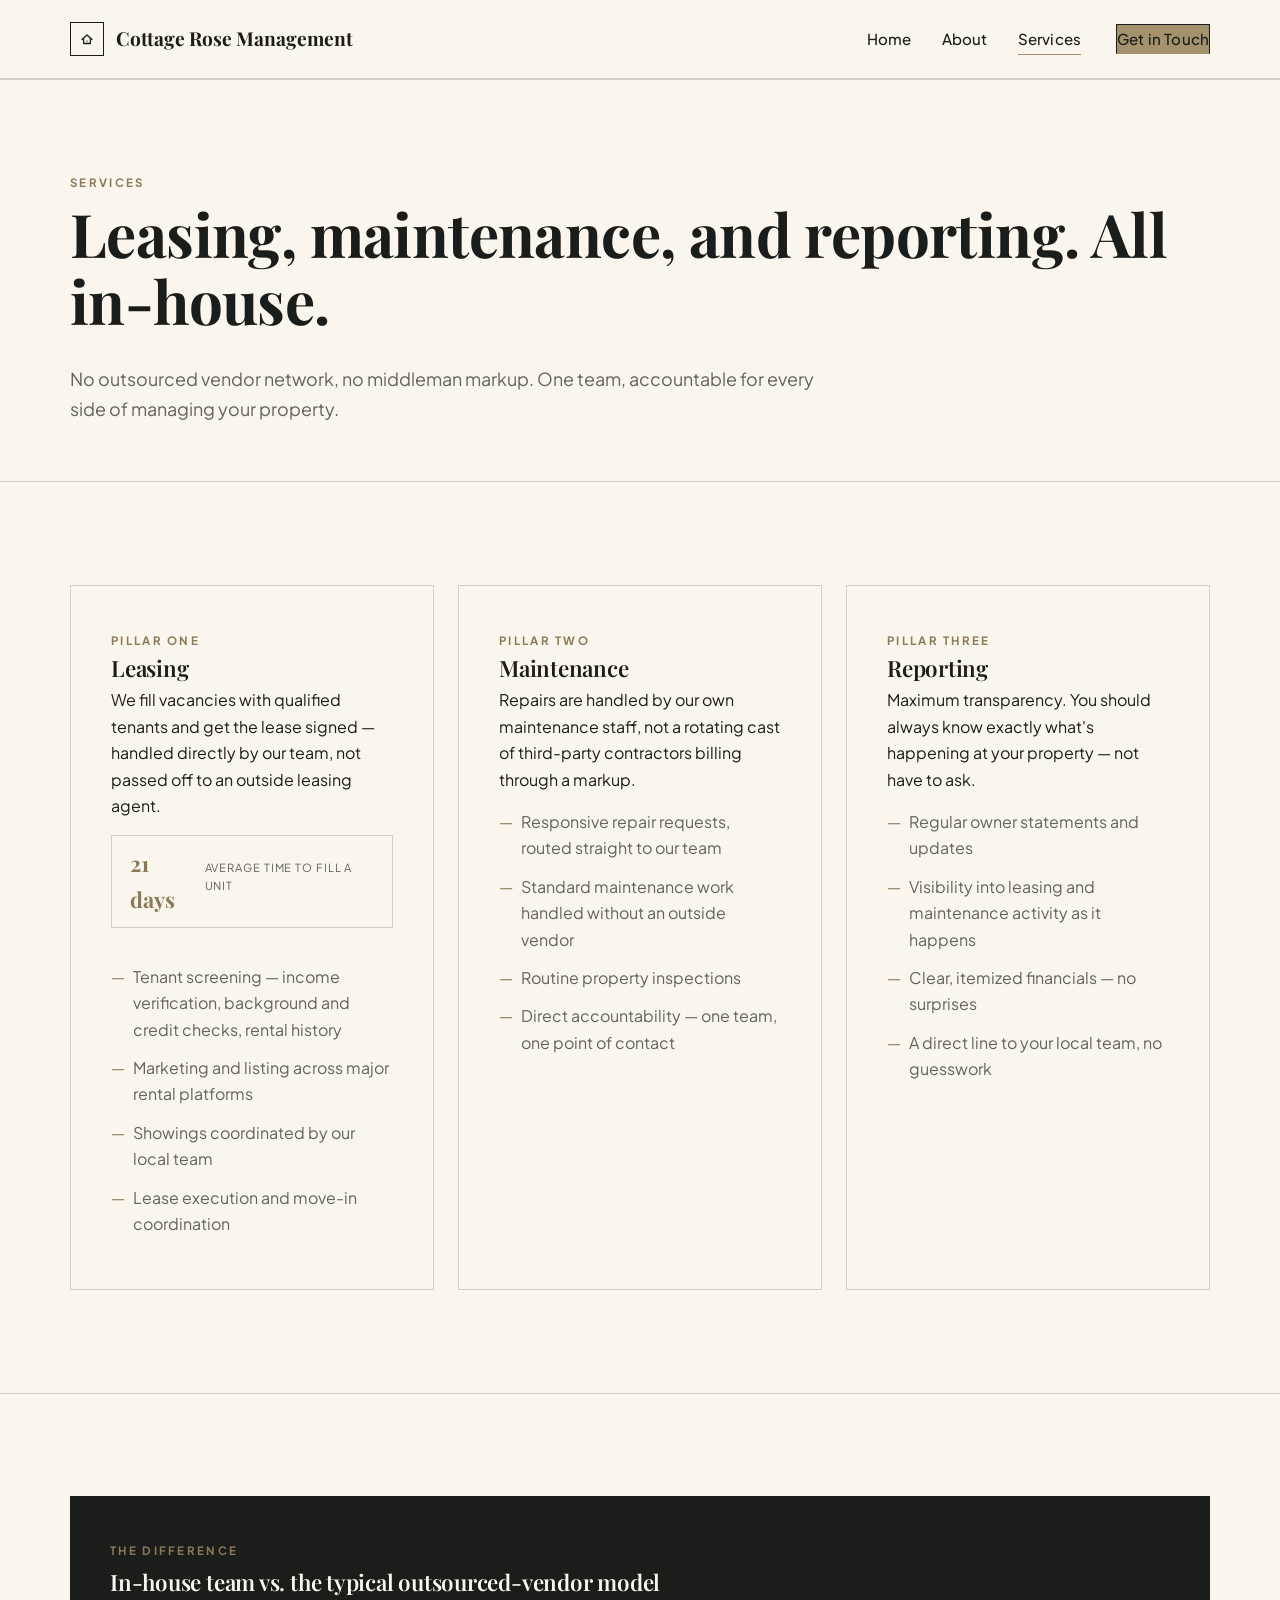
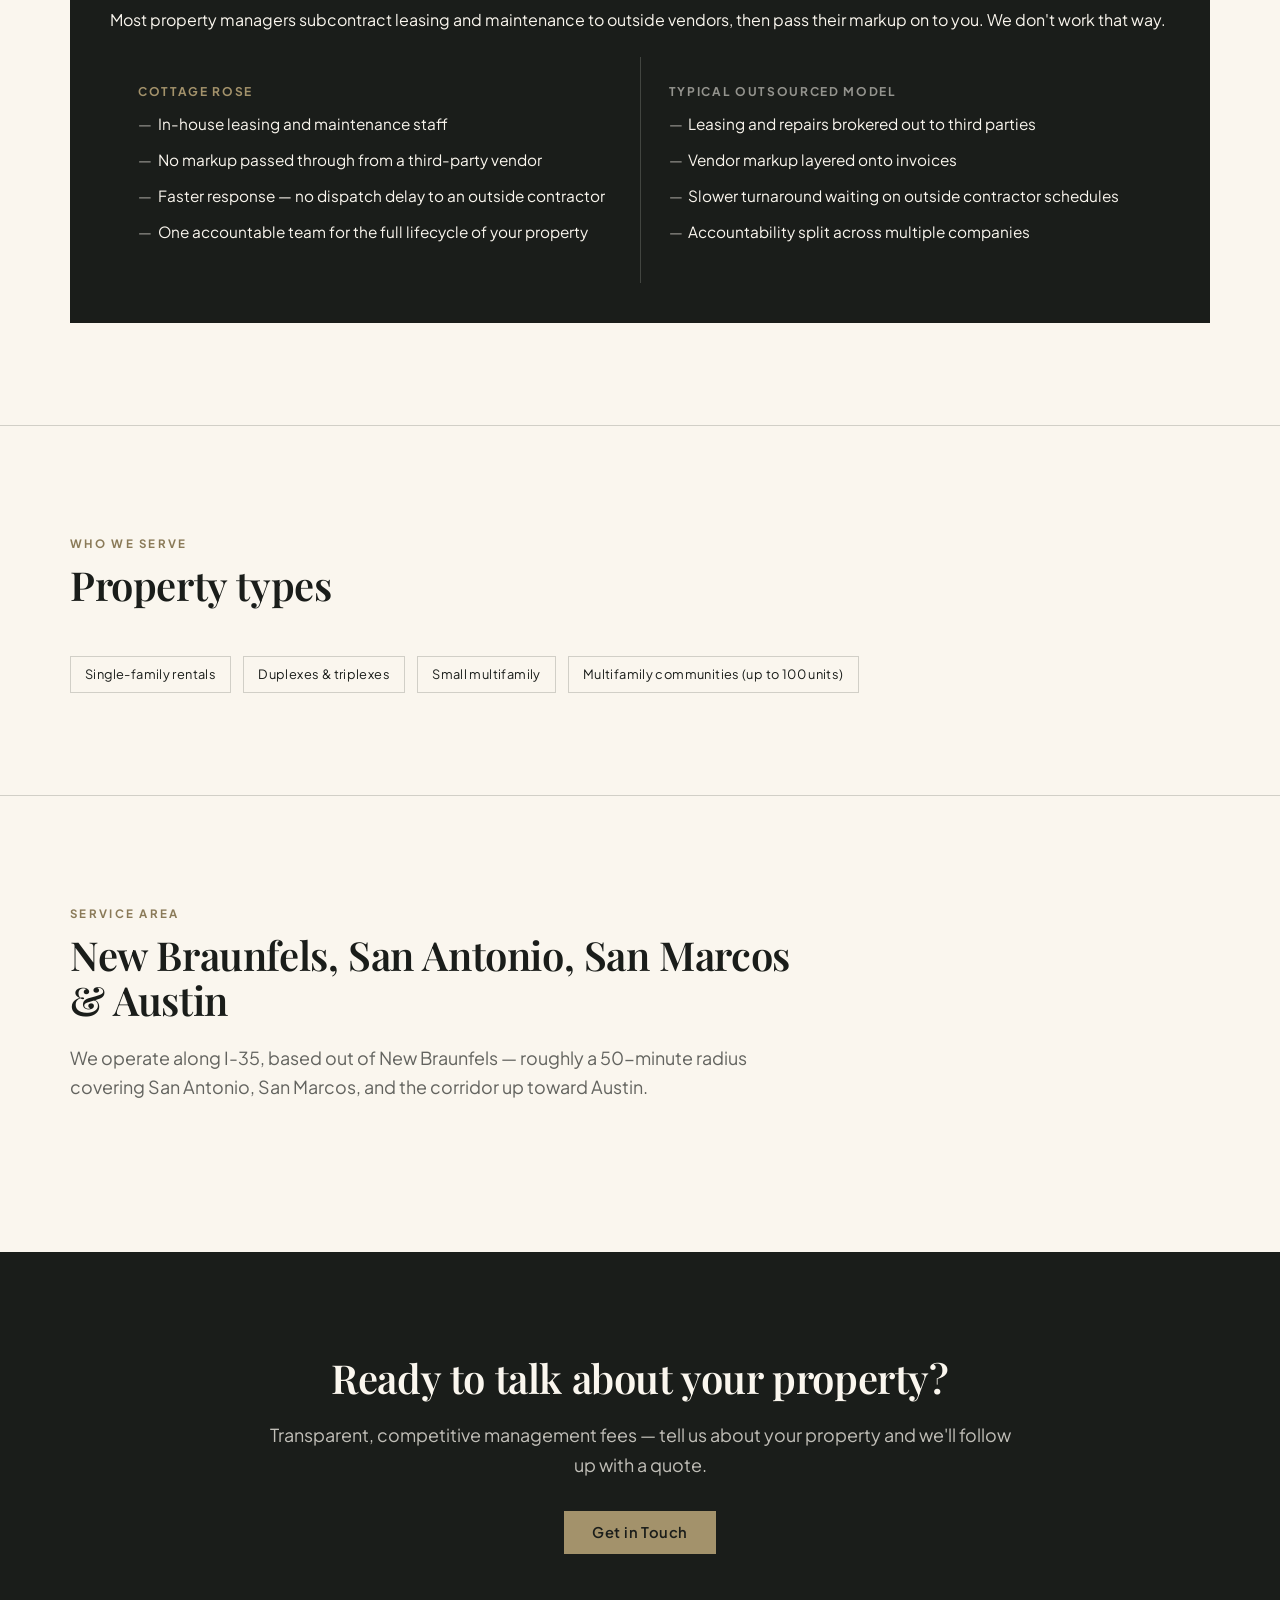
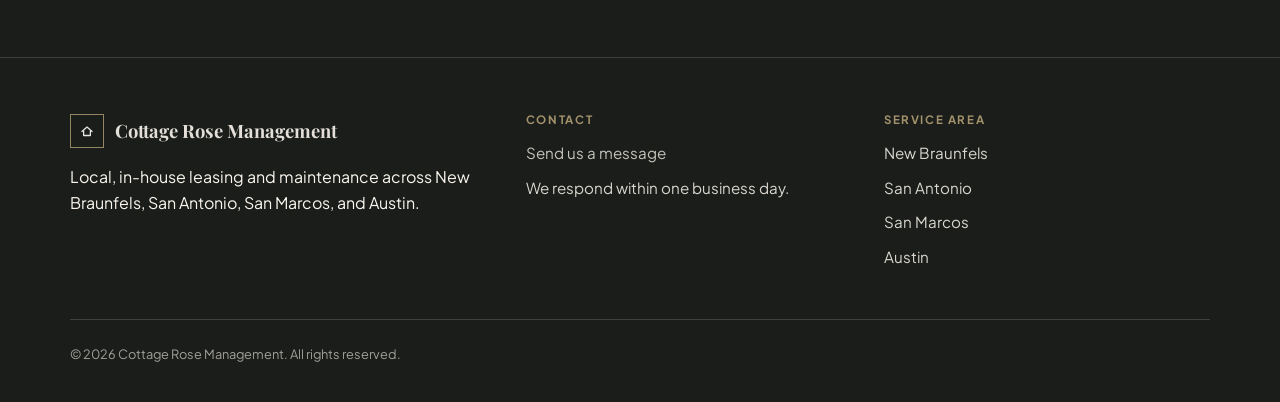
<file: services.html>
<!doctype html>
<html lang="en">
<head>
  <meta charset="UTF-8">
  <meta name="viewport" content="width=device-width, initial-scale=1.0">
  <title>Services | In-House Leasing &amp; Maintenance | Cottage Rose Management</title>
  <meta name="description" content="In-house leasing and maintenance for residential and multifamily rentals, 1&ndash;100 units, across New Braunfels, San Antonio, San Marcos, and Austin. No third-party vendor markup.">
  <link rel="canonical" href="https://www.cottagerosemanagement.com/services.html"> <!-- TODO: confirm final domain -->
  <link rel="icon" href="favicon.svg" type="image/svg+xml">

  <link rel="preconnect" href="https://fonts.googleapis.com">
  <link rel="preconnect" href="https://fonts.gstatic.com" crossorigin>
  <link href="https://fonts.googleapis.com/css2?family=Playfair+Display:wght@500;600;700;800&family=Plus+Jakarta+Sans:wght@400;500;600;700&display=swap" rel="stylesheet">

  <link rel="stylesheet" href="styles.css">
</head>
<body>
  <a class="skip-link" href="#main">Skip to content</a>

  <header class="site-header">
    <div class="container">
      <a href="index.html" class="brand">
        <span class="brand-mark" aria-hidden="true">
          <svg viewBox="0 0 64 64" fill="none" xmlns="http://www.w3.org/2000/svg">
            <path d="M14 34 L32 18 L50 34" stroke="#1A1D1A" stroke-width="4.5" stroke-linecap="round" stroke-linejoin="round"/>
            <path d="M20 30 V48 H44 V30" stroke="#1A1D1A" stroke-width="4.5" stroke-linejoin="round"/>
            <circle cx="32" cy="40" r="3.5" fill="#A3926B"/>
          </svg>
        </span>
        <span class="brand-name-full">Cottage Rose Management</span>
        <span class="brand-name-short">Cottage Rose</span>
      </a>

      <nav class="main-nav" id="main-nav" aria-label="Primary">
        <ul>
          <li><a href="index.html">Home</a></li>
          <li><a href="about.html">About</a></li>
          <li><a href="services.html" aria-current="page">Services</a></li>
        </ul>
        <a href="contact.html" class="btn btn-primary">Get in Touch</a>
      </nav>

      <button class="nav-toggle" id="nav-toggle" aria-label="Toggle menu" aria-expanded="false" aria-controls="main-nav">
        <svg viewBox="0 0 24 24" fill="none" stroke="currentColor" stroke-width="2" stroke-linecap="round"><line x1="3" y1="6" x2="21" y2="6"/><line x1="3" y1="12" x2="21" y2="12"/><line x1="3" y1="18" x2="21" y2="18"/></svg>
      </button>
    </div>
  </header>

  <main id="main">

    <section class="page-hero">
      <div class="container">
        <span class="eyebrow">Services</span>
        <h1>Leasing, maintenance, and reporting. All in-house.</h1>
        <p class="lede">No outsourced vendor network, no middleman markup. One team, accountable for every side of managing your property.</p>
      </div>
    </section>

    <section class="section-white">
      <div class="container">
        <div class="grid grid-3">
          <div class="pillar reveal">
            <span class="eyebrow">Pillar One</span>
            <h3>Leasing</h3>
            <p>We fill vacancies with qualified tenants and get the lease signed &mdash; handled directly by our team, not passed off to an outside leasing agent.</p>
            <div class="pillar-stat"><span class="num">21 days</span><span class="label">Average time to fill a unit</span></div>
            <ul>
              <li>Tenant screening &mdash; income verification, background and credit checks, rental history</li>
              <li>Marketing and listing across major rental platforms</li>
              <li>Showings coordinated by our local team</li>
              <li>Lease execution and move-in coordination</li>
            </ul>
          </div>
          <div class="pillar reveal">
            <span class="eyebrow">Pillar Two</span>
            <h3>Maintenance</h3>
            <p>Repairs are handled by our own maintenance staff, not a rotating cast of third-party contractors billing through a markup.</p>
            <ul>
              <li>Responsive repair requests, routed straight to our team</li>
              <li>Standard maintenance work handled without an outside vendor</li>
              <li>Routine property inspections</li>
              <li>Direct accountability &mdash; one team, one point of contact</li>
            </ul>
          </div>
          <div class="pillar reveal">
            <span class="eyebrow">Pillar Three</span>
            <h3>Reporting</h3>
            <p>Maximum transparency. You should always know exactly what's happening at your property &mdash; not have to ask.</p>
            <ul>
              <li>Regular owner statements and updates</li>
              <li>Visibility into leasing and maintenance activity as it happens</li>
              <li>Clear, itemized financials &mdash; no surprises</li>
              <li>A direct line to your local team, no guesswork</li>
            </ul>
          </div>
        </div>
      </div>
    </section>

    <section>
      <div class="container">
        <div class="comparison reveal">
          <span class="eyebrow">The Difference</span>
          <h3>In-house team vs. the typical outsourced-vendor model</h3>
          <p>Most property managers subcontract leasing and maintenance to outside vendors, then pass their markup on to you. We don't work that way.</p>
          <div class="comparison-grid">
            <div class="comparison-col us">
              <h4>Cottage Rose</h4>
              <ul>
                <li>In-house leasing and maintenance staff</li>
                <li>No markup passed through from a third-party vendor</li>
                <li>Faster response &mdash; no dispatch delay to an outside contractor</li>
                <li>One accountable team for the full lifecycle of your property</li>
              </ul>
            </div>
            <div class="comparison-col them">
              <h4>Typical Outsourced Model</h4>
              <ul>
                <li>Leasing and repairs brokered out to third parties</li>
                <li>Vendor markup layered onto invoices</li>
                <li>Slower turnaround waiting on outside contractor schedules</li>
                <li>Accountability split across multiple companies</li>
              </ul>
            </div>
          </div>
        </div>
      </div>
    </section>

    <section class="section-white">
      <div class="container">
        <div class="section-head align-left reveal">
          <span class="eyebrow">Who We Serve</span>
          <h2>Property types</h2>
        </div>
        <div class="property-types reveal">
          <span class="tag">Single-family rentals</span>
          <span class="tag">Duplexes &amp; triplexes</span>
          <span class="tag">Small multifamily</span>
          <span class="tag">Multifamily communities (up to 100 units)</span>
        </div>
      </div>
    </section>

    <section>
      <div class="container">
        <div class="section-head align-left reveal">
          <span class="eyebrow">Service Area</span>
          <h2>New Braunfels, San Antonio, San Marcos &amp; Austin</h2>
          <p class="lede" style="margin:0;">We operate along I-35, based out of New Braunfels &mdash; roughly a 50-minute radius covering San Antonio, San Marcos, and the corridor up toward Austin.</p>
        </div>
      </div>
    </section>

    <section class="cta-band">
      <div class="container">
        <div class="reveal">
          <h2>Ready to talk about your property?</h2>
          <p class="lede">Transparent, competitive management fees &mdash; tell us about your property and we'll follow up with a quote.</p>
          <div class="hero-actions">
            <a href="contact.html" class="btn btn-primary">Get in Touch</a>
          </div>
        </div>
      </div>
    </section>

  </main>

  <footer class="site-footer">
    <div class="container">
      <div class="footer-grid">
        <div>
          <a href="index.html" class="footer-brand">
            <span class="brand-mark" aria-hidden="true">
              <svg viewBox="0 0 64 64" fill="none" xmlns="http://www.w3.org/2000/svg">
                <path d="M14 34 L32 18 L50 34" stroke="#FDFCF9" stroke-width="4.5" stroke-linecap="round" stroke-linejoin="round"/>
                <path d="M20 30 V48 H44 V30" stroke="#FDFCF9" stroke-width="4.5" stroke-linejoin="round"/>
              </svg>
            </span>
            Cottage Rose Management
          </a>
          <p>Local, in-house leasing and maintenance across New Braunfels, San Antonio, San Marcos, and Austin.</p>
        </div>
        <div>
          <h4>Contact</h4>
          <ul>
            <li><a href="contact.html">Send us a message</a></li>
            <li>We respond within one business day.</li>
          </ul>
        </div>
        <div>
          <h4>Service Area</h4>
          <ul>
            <li>New Braunfels</li>
            <li>San Antonio</li>
            <li>San Marcos</li>
            <li>Austin</li>
          </ul>
        </div>
      </div>
      <div class="footer-bottom">
        <p>&copy; 2026 Cottage Rose Management. All rights reserved.</p>
      </div>
    </div>
  </footer>

  <script src="main.js"></script>
</body>
</html>
</file>
<file: styles.css>
/* ==========================================================================
   Cottage Rose Management — shared stylesheet
   Design system: Boutique Architectural (editorial, hairline, sharp-cornered)
   ========================================================================== */

:root {
  --cream: #FAF6EE;
  --cream-line: rgba(26, 29, 26, 0.16);
  --charcoal: #1A1D1A;
  --charcoal-soft: rgba(26, 29, 26, 0.68);
  --charcoal-line: rgba(26, 29, 26, 0.18);
  --olive: #A3926B;
  --olive-dark: #8A7A58;
  --white: #FFFFFF;

  /* legacy aliases kept so any un-migrated reference still resolves sanely */
  --ink: var(--charcoal);
  --limestone: var(--cream);
  --cedar: var(--olive);
  --juniper: var(--olive-dark);

  --font-serif: "Playfair Display", Georgia, serif;
  --font-sans: "Plus Jakarta Sans", -apple-system, BlinkMacSystemFont, "Segoe UI", sans-serif;

  --container: 1180px;
  --radius: 0;
}

/* ---------- reset ---------- */
*, *::before, *::after { box-sizing: border-box; }
html { scroll-behavior: smooth; }
@media (prefers-reduced-motion: reduce) {
  html { scroll-behavior: auto; }
  *, *::before, *::after {
    animation-duration: 0.01ms !important;
    animation-iteration-count: 1 !important;
    transition-duration: 0.01ms !important;
    scroll-behavior: auto !important;
  }
}

html, body {
  overflow-x: hidden;
}

body {
  margin: 0;
  background: var(--cream);
  color: var(--charcoal);
  font-family: var(--font-sans);
  font-size: 1rem;
  line-height: 1.65;
  -webkit-font-smoothing: antialiased;
}

img { max-width: 100%; display: block; }
a { color: inherit; }
h1, h2, h3, h4 {
  font-family: var(--font-serif);
  color: var(--charcoal);
  line-height: 1.12;
  letter-spacing: -0.01em;
  margin: 0 0 0.5em;
  font-weight: 600;
}
p { margin: 0 0 1em; }
ul { margin: 0; padding: 0; list-style: none; }

h1 { font-size: clamp(2.3rem, 5.2vw, 3.75rem); font-weight: 700; }
h2 { font-size: clamp(1.7rem, 3.4vw, 2.5rem); }
h3 { font-size: clamp(1.15rem, 2.1vw, 1.4rem); }

.eyebrow {
  font-family: var(--font-sans);
  font-size: 0.72rem;
  letter-spacing: 0.2em;
  text-transform: uppercase;
  color: var(--olive-dark);
  font-weight: 700;
  display: inline-block;
  margin-bottom: 0.9em;
}

.lede {
  font-size: 1.12rem;
  color: var(--charcoal-soft);
  max-width: 58ch;
}

/* focus states */
a:focus-visible,
button:focus-visible,
input:focus-visible,
textarea:focus-visible,
select:focus-visible {
  outline: 2px solid var(--olive-dark);
  outline-offset: 3px;
}

.skip-link {
  position: absolute;
  left: -9999px;
  top: 0;
  background: var(--charcoal);
  color: var(--cream);
  padding: 0.75em 1.25em;
  z-index: 1000;
}
.skip-link:focus {
  left: 0;
}

.container {
  max-width: var(--container);
  margin: 0 auto;
  padding: 0 1.25rem;
}

section { padding: clamp(3.5rem, 8vw, 6.5rem) 0; }
main > section {
  border-top: 1px solid var(--charcoal-line);
}
main > section.hero,
main > section.no-line {
  border-top: none;
}
main > section.section-dark {
  border-top-color: rgba(250, 246, 238, 0.16);
}

/* ---------- buttons ---------- */
.btn {
  display: inline-flex;
  align-items: center;
  justify-content: center;
  gap: 0.5em;
  font-family: var(--font-sans);
  font-weight: 600;
  font-size: 0.92rem;
  letter-spacing: 0.03em;
  padding: 0.9em 1.9em;
  border-radius: 0;
  border: 1.5px solid var(--charcoal);
  cursor: pointer;
  text-decoration: none;
  transition: background-color 0.18s ease, color 0.18s ease, border-color 0.18s ease;
  line-height: 1.1;
}
.btn-primary {
  background: var(--olive);
  color: var(--charcoal);
  border-color: var(--charcoal);
}
.btn-primary:hover { background: var(--charcoal); color: var(--cream); }
.btn-ghost {
  background: transparent;
  border-color: var(--charcoal);
  color: var(--charcoal);
}
.btn-ghost:hover { background: var(--charcoal); color: var(--cream); }
.btn-ghost-light {
  background: transparent;
  border-color: var(--cream);
  color: var(--cream);
}
.btn-ghost-light:hover { background: var(--cream); color: var(--charcoal); }
.btn-solid-dark {
  background: var(--charcoal);
  color: var(--cream);
  border-color: var(--charcoal);
}
.btn-solid-dark:hover { background: var(--olive); color: var(--charcoal); border-color: var(--charcoal); }

/* ---------- header ---------- */
.site-header {
  position: sticky;
  top: 0;
  z-index: 100;
  background: var(--cream);
  border-bottom: 1px solid var(--charcoal-line);
}
.site-header .container {
  display: flex;
  align-items: center;
  justify-content: space-between;
  height: 78px;
}
.brand {
  display: flex;
  align-items: center;
  gap: 0.65em;
  text-decoration: none;
  font-family: var(--font-serif);
  font-weight: 700;
  font-size: 1.2rem;
  color: var(--charcoal);
}
.brand-mark {
  width: 34px;
  height: 34px;
  display: inline-flex;
  align-items: center;
  justify-content: center;
  flex-shrink: 0;
  border: 1.5px solid var(--charcoal);
}
.brand-mark svg { width: 18px; height: 18px; }
.brand-name-full { display: none; }
.brand-name-short { display: inline; }
@media (min-width: 480px) {
  .brand-name-full { display: inline; }
  .brand-name-short { display: none; }
}

.main-nav {
  display: flex;
  align-items: center;
  gap: 2.2rem;
}
.main-nav ul {
  display: flex;
  gap: 1.9rem;
}
.main-nav a {
  text-decoration: none;
  font-weight: 500;
  font-size: 0.94rem;
  letter-spacing: 0.01em;
  color: var(--charcoal);
  padding: 0.4em 0;
  border-bottom: 1.5px solid transparent;
  transition: border-color 0.15s ease, color 0.15s ease;
}
.main-nav a:hover,
.main-nav a[aria-current="page"] {
  color: var(--charcoal);
  border-bottom-color: var(--olive);
}

.nav-toggle {
  display: none;
  background: none;
  border: none;
  cursor: pointer;
  padding: 0.5em;
  color: var(--charcoal);
}
.nav-toggle svg { width: 26px; height: 26px; }

@media (max-width: 860px) {
  .nav-toggle { display: inline-flex; }
  .main-nav {
    position: fixed;
    inset: 78px 0 0 0;
    background: var(--cream);
    flex-direction: column;
    align-items: flex-start;
    padding: 2rem 1.25rem;
    gap: 1.5rem;
    transform: translateX(100%);
    transition: transform 0.25s ease;
    overflow-y: auto;
    border-top: 1px solid var(--charcoal-line);
  }
  .main-nav.is-open { transform: translateX(0); }
  .main-nav ul {
    flex-direction: column;
    gap: 1.1rem;
    width: 100%;
  }
  .main-nav a { font-size: 1.15rem; display: block; }
  .main-nav .btn { width: 100%; }
}

/* ---------- hero ---------- */
.hero {
  padding: clamp(3rem, 8vw, 5.5rem) 0 clamp(3rem, 7vw, 5rem);
  border-bottom: 1px solid var(--charcoal-line);
}
.hero .container {
  display: grid;
  gap: 3rem;
  align-items: center;
}
@media (min-width: 900px) {
  .hero .container {
    grid-template-columns: 1.15fr 0.85fr;
    gap: 4rem;
  }
}
.hero-headline {
  text-transform: uppercase;
  margin-bottom: 0.5em;
}
.hero-copy .lede { margin-bottom: 0; }
.hero-actions {
  display: flex;
  flex-wrap: wrap;
  gap: 1rem;
  margin-top: 1.9rem;
}

.sketch-frame {
  border: 1px solid var(--charcoal-line);
  padding: clamp(1.25rem, 3vw, 2.25rem);
  background: var(--white);
}
.sketch-frame img { width: 100%; }
.sketch-caption {
  display: block;
  margin-top: 1rem;
  font-size: 0.72rem;
  letter-spacing: 0.14em;
  text-transform: uppercase;
  color: var(--charcoal-soft);
  text-align: center;
}

/* ---------- generic layout helpers ---------- */
.card {
  background: var(--white);
  border: 1px solid var(--charcoal-line);
  border-radius: 0;
  padding: 2rem;
}

.grid {
  display: grid;
  gap: 1.5rem;
}
@media (min-width: 700px) {
  .grid-3 { grid-template-columns: repeat(3, 1fr); }
  .grid-2 { grid-template-columns: repeat(2, 1fr); }
  .grid-4 { grid-template-columns: repeat(4, 1fr); }
}

/* ---------- reveal on scroll ---------- */
.reveal {
  opacity: 0;
  transform: translateY(14px);
  transition: opacity 0.6s ease, transform 0.6s ease;
}
.reveal.is-visible {
  opacity: 1;
  transform: translateY(0);
}
@media (prefers-reduced-motion: reduce) {
  .reveal { opacity: 1; transform: none; transition: none; }
}

/* ---------- section variants ---------- */
.section-white { background: var(--cream); }
.section-dark,
.section-ink {
  background: var(--charcoal);
  color: var(--cream);
}
.section-dark h2, .section-dark h3,
.section-ink h2, .section-ink h3 { color: var(--cream); }
.section-dark .eyebrow,
.section-ink .eyebrow { color: var(--olive); }
.section-dark .lede,
.section-ink .lede { color: rgba(250, 246, 238, 0.75); }

.section-head {
  max-width: 720px;
  margin: 0 auto 3rem;
  text-align: center;
}
.section-head.align-left { text-align: left; margin-left: 0; }

/* ---------- audience / trust section ---------- */
.audience-section .container {
  display: grid;
  gap: 3rem;
  align-items: center;
}
@media (min-width: 900px) {
  .audience-section .container { grid-template-columns: 0.9fr 1.1fr; }
}
.audience-visual {
  border: 1px solid var(--charcoal-line);
  background: var(--white);
  padding: 1.5rem;
}

/* ---------- why cottage rose / differentiator ---------- */
.differentiator {
  border-top: 1px solid var(--charcoal-line);
  border-bottom: 1px solid var(--charcoal-line);
  padding: clamp(1.75rem, 4vw, 2.5rem) 0;
  margin-bottom: 2.75rem;
}
.differentiator h3 { margin-bottom: 0.5em; }

.reason-list {
  border-top: 1px solid var(--charcoal-line);
}
.reason-row {
  display: grid;
  grid-template-columns: auto 1fr;
  gap: 1.5rem 2rem;
  padding: 1.9rem 0;
  border-bottom: 1px solid var(--charcoal-line);
  align-items: start;
}
@media (min-width: 700px) {
  .reason-row { grid-template-columns: 100px 1fr; }
}
.reason-number {
  font-family: var(--font-serif);
  font-size: 1.6rem;
  color: var(--olive-dark);
  line-height: 1;
}
.reason-row h3 { margin-bottom: 0.4em; }
.reason-row p { margin: 0; color: var(--charcoal-soft); max-width: 56ch; }

/* ---------- corridor / service area section ---------- */
.corridor-grid {
  display: grid;
  gap: 2.5rem;
}
@media (min-width: 860px) {
  .corridor-grid { grid-template-columns: 0.9fr 1.1fr; gap: 4rem; }
}
.corridor-cities {
  border-top: 1px solid rgba(250, 246, 238, 0.2);
}
.corridor-city {
  display: grid;
  grid-template-columns: 3rem 1fr auto;
  align-items: baseline;
  gap: 1rem;
  padding: 1.4rem 0;
  border-bottom: 1px solid rgba(250, 246, 238, 0.2);
}
.corridor-city .city-index {
  font-family: var(--font-sans);
  font-size: 0.78rem;
  letter-spacing: 0.08em;
  color: var(--olive-dark);
  font-weight: 700;
}
.corridor-city .city-name {
  font-family: var(--font-serif);
  font-size: 1.3rem;
  color: var(--cream);
}
.corridor-city .city-tag {
  font-size: 0.72rem;
  letter-spacing: 0.1em;
  text-transform: uppercase;
  color: var(--olive-dark);
  font-weight: 700;
  text-align: right;
}

/* ---------- what we do (typographic grid) ---------- */
.wwd-grid {
  border-top: 1px solid var(--charcoal-line);
  border-left: 1px solid var(--charcoal-line);
  display: grid;
}
@media (min-width: 700px) {
  .wwd-grid { grid-template-columns: repeat(4, 1fr); }
}
.wwd-item {
  padding: 2rem 1.75rem;
  border-right: 1px solid var(--charcoal-line);
  border-bottom: 1px solid var(--charcoal-line);
}
.wwd-item .wwd-index {
  font-family: var(--font-sans);
  font-size: 0.72rem;
  letter-spacing: 0.14em;
  color: var(--olive-dark);
  font-weight: 700;
  text-transform: uppercase;
  display: block;
  margin-bottom: 1rem;
}
.wwd-item h3 { margin-bottom: 0.5em; }
.wwd-item p { margin: 0; color: var(--charcoal-soft); font-size: 0.95rem; }

/* ---------- how it works ---------- */
.steps {
  border-top: 1px solid var(--charcoal-line);
  border-left: 1px solid var(--charcoal-line);
  display: grid;
}
@media (min-width: 700px) {
  .steps { grid-template-columns: repeat(4, 1fr); }
}
.step {
  padding: 2rem 1.75rem;
  border-right: 1px solid var(--charcoal-line);
  border-bottom: 1px solid var(--charcoal-line);
}
.step-index {
  font-family: var(--font-sans);
  font-size: 0.78rem;
  letter-spacing: 0.1em;
  color: var(--olive-dark);
  font-weight: 700;
  display: block;
  margin-bottom: 0.9em;
}

/* ---------- CTA band ---------- */
.cta-band {
  background: var(--charcoal);
  color: var(--cream);
  text-align: center;
}
.cta-band h2 { color: var(--cream); }
.cta-band .lede { color: rgba(250, 246, 238, 0.75); margin-left: auto; margin-right: auto; }
.cta-band .hero-actions { justify-content: center; }

/* ---------- about page ---------- */
.origin-story p { font-size: 1.08rem; max-width: 66ch; color: var(--charcoal-soft); }
.callout {
  border: 1px solid var(--charcoal-line);
  padding: clamp(1.75rem, 4vw, 2.25rem);
}
.callout h3 { margin-bottom: 0.5em; }

/* ---------- services page ---------- */
.pillar {
  border: 1px solid var(--charcoal-line);
  padding: clamp(1.75rem, 4vw, 2.5rem);
}
.pillar h3 { margin-bottom: 0.3em; }
.pillar .eyebrow { margin-bottom: 0.5em; }
.pillar ul { margin-top: 1rem; }
.pillar li {
  position: relative;
  padding-left: 1.4em;
  margin-bottom: 0.75em;
  color: var(--charcoal-soft);
}
.pillar li::before {
  content: "\2014";
  position: absolute;
  left: 0;
  color: var(--olive-dark);
}

.pillar-stat {
  display: inline-flex;
  align-items: baseline;
  gap: 0.6em;
  border: 1px solid var(--charcoal-line);
  padding: 0.6em 1.1em;
  margin: 0 0 1.25em;
}
.pillar-stat .num {
  font-family: var(--font-serif);
  font-size: 1.35rem;
  font-weight: 700;
  color: var(--olive-dark);
}
.pillar-stat .label {
  font-size: 0.7rem;
  text-transform: uppercase;
  letter-spacing: 0.08em;
  color: var(--charcoal-soft);
}

.comparison {
  background: var(--charcoal);
  color: var(--cream);
  padding: clamp(1.75rem, 4vw, 2.5rem);
}
.comparison h3 { color: var(--cream); }
.comparison-grid {
  display: grid;
  gap: 1px;
  margin-top: 1.5rem;
  background: rgba(250, 246, 238, 0.18);
}
@media (min-width: 700px) {
  .comparison-grid { grid-template-columns: 1fr 1fr; }
}
.comparison-col {
  background: var(--charcoal);
  padding: 1.75rem;
}
.comparison-col h4 {
  font-family: var(--font-sans);
  font-size: 0.75rem;
  letter-spacing: 0.14em;
  text-transform: uppercase;
  margin-bottom: 1em;
  font-weight: 700;
}
.comparison-col.us h4 { color: var(--olive); }
.comparison-col.them h4 { color: rgba(250, 246, 238, 0.55); }
.comparison-col li {
  padding-left: 1.3em;
  position: relative;
  margin-bottom: 0.7em;
  font-size: 0.96rem;
}
.comparison-col li::before {
  content: "\2014";
  position: absolute;
  left: 0;
  opacity: 0.6;
}

.property-types {
  display: flex;
  flex-wrap: wrap;
  gap: 0.75rem;
}
.tag {
  font-family: var(--font-sans);
  font-size: 0.8rem;
  letter-spacing: 0.03em;
  background: transparent;
  border: 1px solid var(--charcoal-line);
  padding: 0.55em 1.1em;
  color: var(--charcoal);
}

/* ---------- testimonials placeholder ---------- */
.testimonials-placeholder {
  border: 1px dashed var(--charcoal-line);
  padding: 2rem;
  text-align: center;
  color: var(--charcoal-soft);
  font-size: 0.92rem;
}

/* ---------- contact page ---------- */
.contact-layout {
  display: grid;
  gap: 2.5rem;
}
@media (min-width: 900px) {
  .contact-layout { grid-template-columns: 1.2fr 0.8fr; }
}
.contact-form {
  border: 1px solid var(--charcoal-line);
  padding: clamp(1.75rem, 4vw, 2.5rem);
}
.form-row { margin-bottom: 1.5rem; }
.form-row-group {
  display: grid;
  gap: 1.5rem;
}
@media (min-width: 560px) {
  .form-row-group.cols-2 { grid-template-columns: 1fr 1fr; }
}
label {
  display: block;
  font-family: var(--font-sans);
  font-weight: 700;
  font-size: 0.72rem;
  letter-spacing: 0.1em;
  text-transform: uppercase;
  margin-bottom: 0.6em;
  color: var(--charcoal-soft);
}
.hint { font-weight: 400; text-transform: none; letter-spacing: 0; color: var(--charcoal-soft); opacity: 0.7; font-size: 0.85rem; }
input[type="text"],
input[type="email"],
input[type="tel"],
select,
textarea {
  width: 100%;
  font-family: var(--font-sans);
  font-size: 1rem;
  padding: 0.6em 0.1em;
  border: none;
  border-bottom: 1px solid rgba(26, 29, 26, 0.3);
  border-radius: 0;
  background: transparent;
  color: var(--charcoal);
  transition: border-color 0.15s ease;
}
input:focus, select:focus, textarea:focus { border-bottom-color: var(--olive-dark); outline: none; }
textarea { resize: vertical; min-height: 120px; }

.hp-field {
  position: absolute;
  left: -9999px;
  width: 1px;
  height: 1px;
  overflow: hidden;
}

.form-status {
  margin-top: 1rem;
  padding: 1rem 1.25rem;
  border: 1px solid var(--charcoal-line);
  font-size: 0.95rem;
  display: none;
}
.form-status.is-visible { display: block; }
.form-status.success {
  border-color: var(--olive-dark);
  color: var(--charcoal);
}
.form-status.error {
  border-color: var(--charcoal);
  color: var(--charcoal);
}
.form-success-panel {
  text-align: center;
  padding: 2.5rem 1rem;
}

.contact-info-card {
  background: var(--charcoal);
  color: var(--cream);
  padding: clamp(1.75rem, 4vw, 2.25rem);
}
.contact-info-card h3 { color: var(--cream); }
.contact-info-card a {
  color: var(--cream);
  text-decoration: none;
  border-bottom: 1px solid rgba(250, 246, 238, 0.4);
}
.contact-info-card a:hover { border-bottom-color: var(--cream); }
.contact-list { margin-top: 1.4rem; }
.contact-list li { margin-bottom: 1.2rem; font-size: 0.98rem; }
.contact-list .label {
  display: block;
  font-family: var(--font-sans);
  font-size: 0.7rem;
  letter-spacing: 0.12em;
  text-transform: uppercase;
  color: var(--olive);
  margin-bottom: 0.4em;
  font-weight: 700;
}

/* ---------- footer ---------- */
.site-footer {
  background: var(--charcoal);
  color: var(--cream);
  padding: 3.5rem 0 1.5rem;
  border-top: 1px solid rgba(250, 246, 238, 0.16);
}
.footer-grid {
  display: grid;
  gap: 2rem;
  margin-bottom: 2.5rem;
}
@media (min-width: 700px) {
  .footer-grid { grid-template-columns: 1.3fr 1fr 1fr; }
}
.footer-brand {
  display: flex;
  align-items: center;
  gap: 0.6em;
  font-family: var(--font-serif);
  font-weight: 700;
  font-size: 1.15rem;
  color: var(--cream);
  margin-bottom: 0.85em;
  text-decoration: none;
}
.footer-brand .brand-mark { border-color: var(--olive); }
.site-footer h4 {
  font-family: var(--font-sans);
  font-size: 0.72rem;
  letter-spacing: 0.14em;
  text-transform: uppercase;
  color: var(--olive);
  margin-bottom: 1.1em;
  font-weight: 700;
}
.site-footer a {
  color: var(--cream);
  text-decoration: none;
  opacity: 0.9;
}
.site-footer a:hover { opacity: 1; text-decoration: underline; }
.site-footer li { margin-bottom: 0.65em; font-size: 0.95rem; opacity: 0.85; }
.footer-bottom {
  border-top: 1px solid rgba(250, 246, 238, 0.16);
  padding-top: 1.5rem;
  font-size: 0.8rem;
  color: rgba(250, 246, 238, 0.6);
  display: flex;
  flex-wrap: wrap;
  gap: 0.5rem 1.5rem;
  justify-content: space-between;
}
/* ---------- misc page bits ---------- */
.page-hero {
  padding: clamp(3.5rem, 8vw, 5.5rem) 0 2.5rem;
}
.page-hero .eyebrow { margin-bottom: 0.7em; }
.page-hero .lede { margin-top: 0.75rem; }

.two-col {
  display: grid;
  gap: 2.75rem;
}
@media (min-width: 860px) {
  .two-col { grid-template-columns: 1fr 1fr; align-items: start; }
}
</file>
